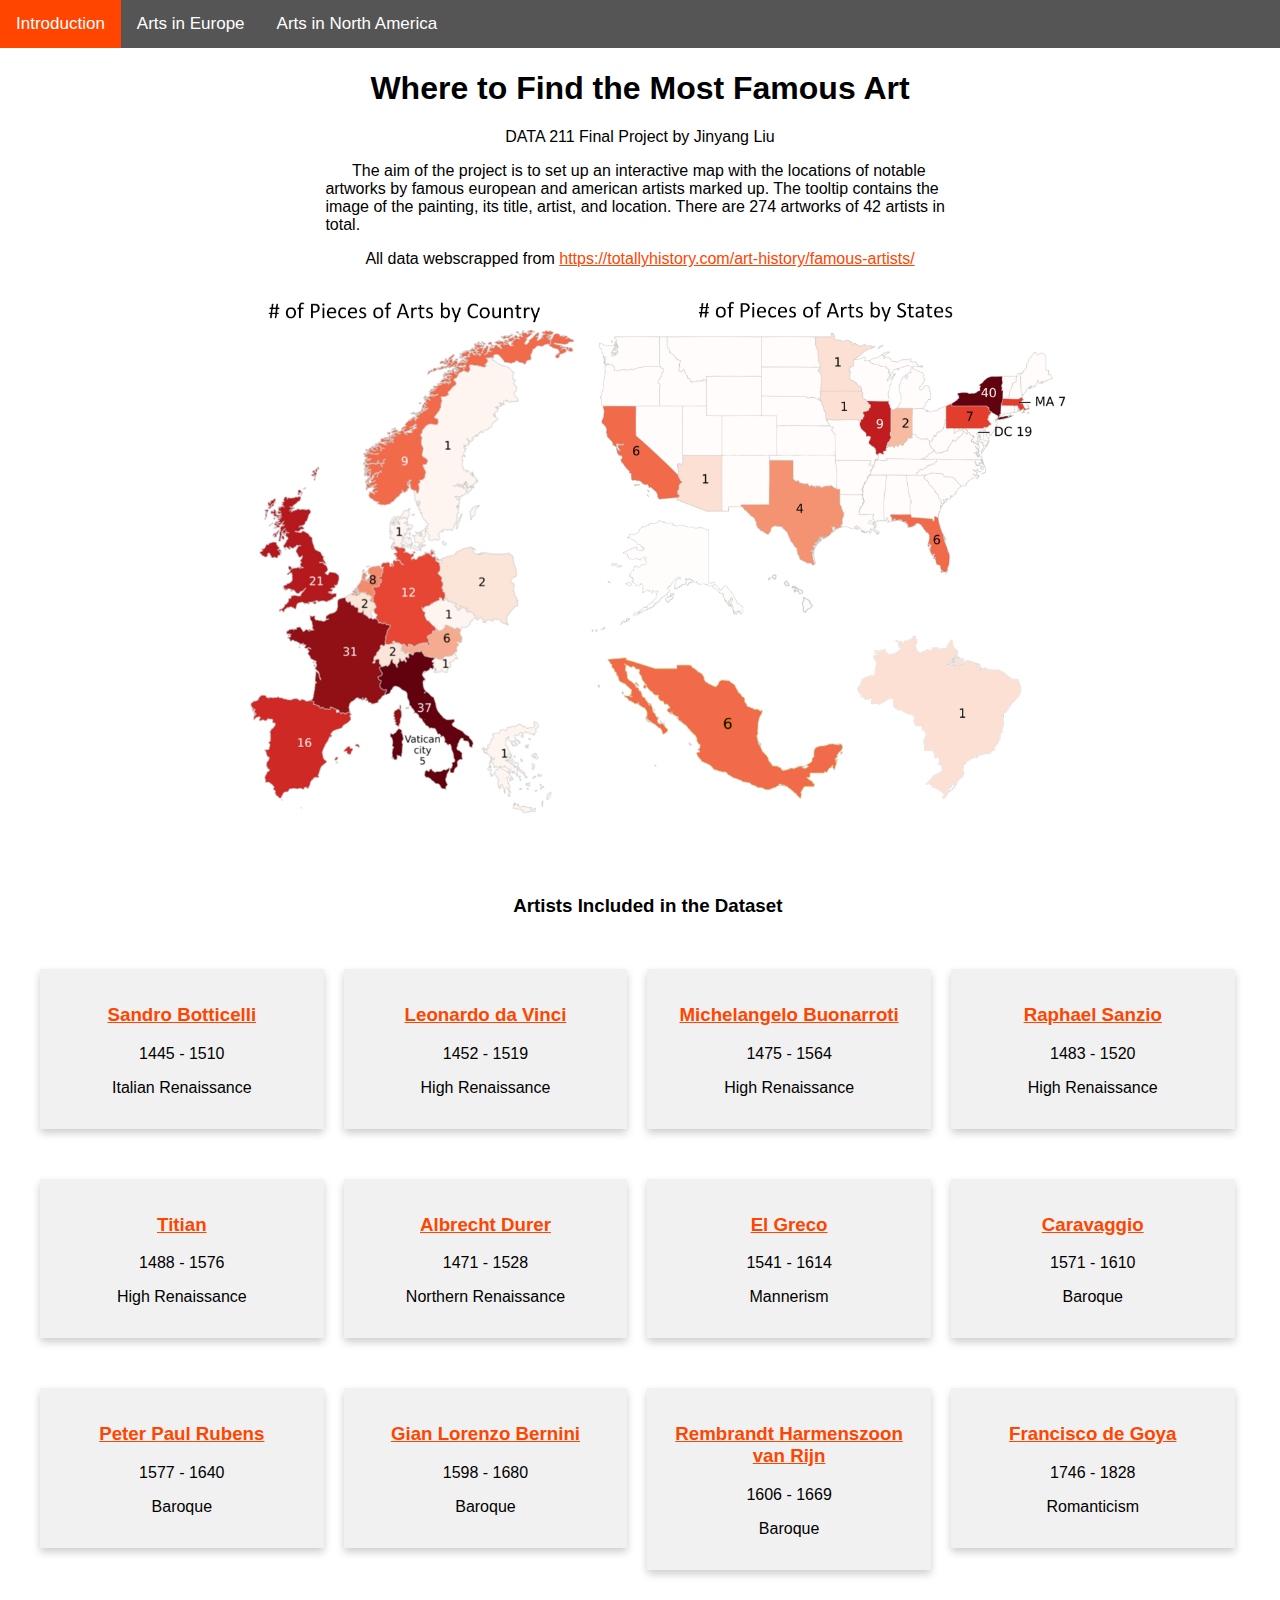
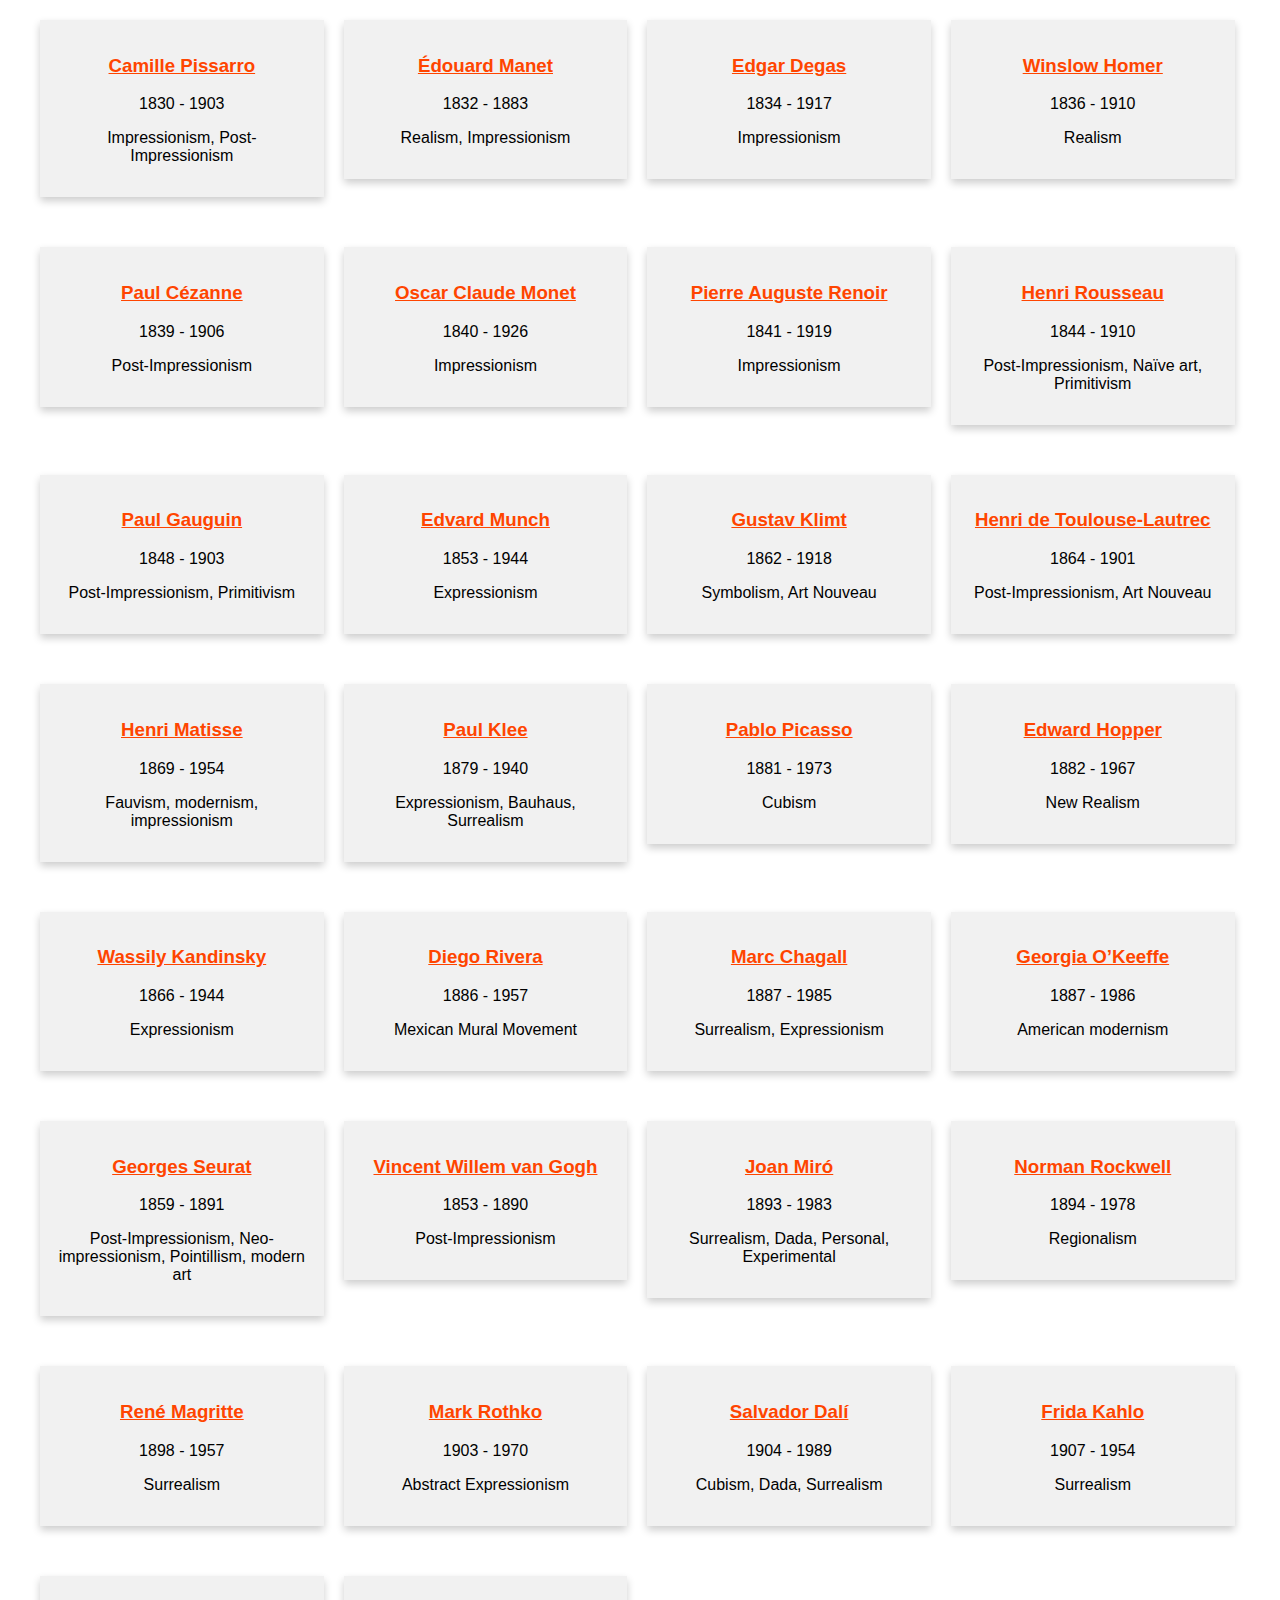
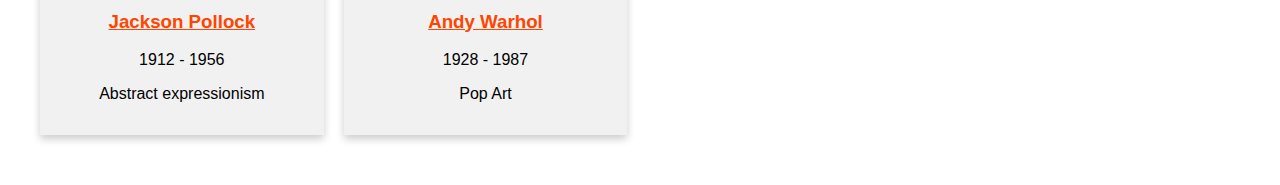
<file: index.html>
<!DOCTYPE html>
<html>
    <head>
      <link rel="stylesheet" href="style.css">
    </head>
    <body>
      <div class="topnav">
          <a style="color:white;" class="active" href="#Introduction">Introduction</a>
          <a style="color:white;" href="map_europe.html">Arts in Europe</a>
          <a style="color:white;" href="map_northamerica.html">Arts in North America</a>
      </div>

      <div class="main">
        <h1>Where to Find the Most Famous Art</h1>
        <p>
          DATA 211 Final Project by Jinyang Liu   
        </p>
        <p style="margin-left:24%;margin-right:24%;text-align:left;">&nbsp;&nbsp;&nbsp;&nbsp;&nbsp;&nbsp;The aim of the project is to set up an interactive map with the locations of notable artworks by famous european and american artists marked up. The tooltip contains the image of the painting, its title, artist, and location. There are 274 artworks of 42 artists in total.</p>
        <p>All data webscrapped from <a style="color:orangered;" href="https://totallyhistory.com/art-history/famous-artists/">https://totallyhistory.com/art-history/famous-artists/</a></p>
        <img src="map.jpg" alt="Number of artworks by country" style="width:900px;height:auto;display: block;margin-left: auto;margin-right: auto;">
      </div>
      <div class="main">
        <h3>&nbsp;&nbsp;&nbsp;Artists Included in the Dataset</h3>
        <p> &nbsp; </p>
        <div class="row"><div class="column"><div class="card"><h3><a href = http://totallyhistory.com/sandro-botticelli/ >Sandro Botticelli</a></h3><p>1445 - 1510</p><p>Italian Renaissance</p></div></div><div class="column"><div class="card"><h3><a href = https://totallyhistory.com/leonardo-da-vinci/ >Leonardo da Vinci</a></h3><p>1452 - 1519</p><p>High Renaissance</p></div></div><div class="column"><div class="card"><h3><a href = https://totallyhistory.com/michelangelo-buonarroti/ >Michelangelo Buonarroti</a></h3><p>1475 - 1564</p><p>High Renaissance</p></div></div><div class="column"><div class="card"><h3><a href = https://totallyhistory.com/raphael-sanzio/ >Raphael Sanzio</a></h3><p>1483 - 1520</p><p>High Renaissance</p></div></div></div><p>&nbsp;</p><div class="row"><div class="column"><div class="card"><h3><a href = http://totallyhistory.com/titian/ >Titian</a></h3><p>1488 - 1576</p><p>High Renaissance</p></div></div><div class="column"><div class="card"><h3><a href = http://totallyhistory.com/albrecht-durer/ >Albrecht Durer</a></h3><p>1471 - 1528</p><p>Northern Renaissance</p></div></div><div class="column"><div class="card"><h3><a href = http://totallyhistory.com/el-greco/ >El Greco</a></h3><p>1541 - 1614</p><p>Mannerism</p></div></div><div class="column"><div class="card"><h3><a href = http://totallyhistory.com/michelangelo-merisi-da-caravaggio/ >Caravaggio</a></h3><p>1571 - 1610</p><p>Baroque</p></div></div></div><p>&nbsp;</p><div class="row"><div class="column"><div class="card"><h3><a href = http://totallyhistory.com/peter-paul-rubens/ >Peter Paul Rubens</a></h3><p>1577 - 1640</p><p>Baroque</p></div></div><div class="column"><div class="card"><h3><a href = https://totallyhistory.com/gian-lorenzo-bernini/ >Gian Lorenzo Bernini</a></h3><p>1598 - 1680</p><p>Baroque</p></div></div><div class="column"><div class="card"><h3><a href = https://totallyhistory.com/rembrandt-harmenszoon-van-rijn/ >Rembrandt Harmenszoon van Rijn</a></h3><p>1606 - 1669</p><p>Baroque</p></div></div><div class="column"><div class="card"><h3><a href = http://totallyhistory.com/francisco-de-goya/ >Francisco de Goya</a></h3><p>1746 - 1828</p><p>Romanticism</p></div></div></div><p>&nbsp;</p><div class="row"><div class="column"><div class="card"><h3><a href = https://totallyhistory.com/camille-pissarro/ >Camille Pissarro</a></h3><p>1830 - 1903</p><p>Impressionism, Post-Impressionism</p></div></div><div class="column"><div class="card"><h3><a href = http://totallyhistory.com/edouard-manet/ >Édouard Manet</a></h3><p>1832 - 1883</p><p>Realism, Impressionism</p></div></div><div class="column"><div class="card"><h3><a href = http://totallyhistory.com/edgar-degas/ >Edgar Degas</a></h3><p>1834 - 1917</p><p>Impressionism</p></div></div><div class="column"><div class="card"><h3><a href = http://totallyhistory.com/winslow-homer/ >Winslow Homer</a></h3><p>1836 - 1910</p><p>Realism</p></div></div></div><p>&nbsp;</p><div class="row"><div class="column"><div class="card"><h3><a href = http://totallyhistory.com/paul-cezanne/ >Paul Cézanne</a></h3><p>1839 - 1906</p><p>Post-Impressionism</p></div></div><div class="column"><div class="card"><h3><a href = http://totallyhistory.com/claude-oscar-monet/ >Oscar Claude Monet</a></h3><p>1840 - 1926</p><p>Impressionism</p></div></div><div class="column"><div class="card"><h3><a href = http://totallyhistory.com/pierre-auguste-renoir/ >Pierre Auguste Renoir</a></h3><p>1841 - 1919</p><p>Impressionism</p></div></div><div class="column"><div class="card"><h3><a href = http://totallyhistory.com/henri-rousseau/ >Henri Rousseau</a></h3><p>1844 - 1910</p><p>Post-Impressionism, Naïve art, Primitivism</p></div></div></div><p>&nbsp;</p><div class="row"><div class="column"><div class="card"><h3><a href = http://totallyhistory.com/paul-gauguin/ >Paul Gauguin</a></h3><p>1848 - 1903</p><p>Post-Impressionism, Primitivism</p></div></div><div class="column"><div class="card"><h3><a href = https://totallyhistory.com/edvard-munch/ >Edvard Munch</a></h3><p>1853 - 1944</p><p>Expressionism</p></div></div><div class="column"><div class="card"><h3><a href = https://totallyhistory.com/gustav-klimt/ >Gustav Klimt</a></h3><p>1862 - 1918</p><p>Symbolism, Art Nouveau</p></div></div><div class="column"><div class="card"><h3><a href = http://totallyhistory.com/henri-de-toulouse-lautrec/ >Henri de Toulouse-Lautrec</a></h3><p>1864 - 1901</p><p>Post-Impressionism, Art Nouveau</p></div></div></div><p>&nbsp;</p><div class="row"><div class="column"><div class="card"><h3><a href = http://totallyhistory.com/henri-matisse/ >Henri Matisse</a></h3><p>1869 - 1954</p><p>Fauvism, modernism, impressionism</p></div></div><div class="column"><div class="card"><h3><a href = http://totallyhistory.com/paul-klee/ >Paul Klee</a></h3><p>1879 - 1940</p><p>Expressionism, Bauhaus, Surrealism</p></div></div><div class="column"><div class="card"><h3><a href = https://totallyhistory.com/pablo-picasso/ >Pablo Picasso</a></h3><p>1881 - 1973</p><p>Cubism</p></div></div><div class="column"><div class="card"><h3><a href = https://totallyhistory.com/edward-hopper/ >Edward Hopper</a></h3><p>1882 - 1967</p><p>New Realism</p></div></div></div><p>&nbsp;</p><div class="row"><div class="column"><div class="card"><h3><a href = http://totallyhistory.com/wassily-kandinsky/ >Wassily Kandinsky</a></h3><p>1866 - 1944</p><p>Expressionism</p></div></div><div class="column"><div class="card"><h3><a href = http://totallyhistory.com/diego-rivera/ >Diego Rivera</a></h3><p>1886 - 1957</p><p>Mexican Mural Movement</p></div></div><div class="column"><div class="card"><h3><a href = http://totallyhistory.com/marc-chagall/ >Marc Chagall</a></h3><p>1887 - 1985</p><p>Surrealism, Expressionism</p></div></div><div class="column"><div class="card"><h3><a href = http://totallyhistory.com/georgia-o-keefe/ >Georgia O’Keeffe</a></h3><p>1887 - 1986</p><p>American modernism</p></div></div></div><p>&nbsp;</p><div class="row"><div class="column"><div class="card"><h3><a href = https://totallyhistory.com/georges-seurat/ >Georges Seurat</a></h3><p>1859 - 1891</p><p>Post-Impressionism, Neo-impressionism, Pointillism, modern art</p></div></div><div class="column"><div class="card"><h3><a href = https://totallyhistory.com/vincent-willem-van-gogh/ >Vincent Willem van Gogh</a></h3><p>1853 - 1890</p><p>Post-Impressionism</p></div></div><div class="column"><div class="card"><h3><a href = http://totallyhistory.com/joan-miro/ >Joan Miró</a></h3><p>1893 - 1983</p><p>Surrealism, Dada, Personal, Experimental</p></div></div><div class="column"><div class="card"><h3><a href = https://totallyhistory.com/norman-rockwell/ >Norman Rockwell</a></h3><p>1894 - 1978</p><p>Regionalism</p></div></div></div><p>&nbsp;</p><div class="row"><div class="column"><div class="card"><h3><a href = https://totallyhistory.com/rene-magritte/ >René Magritte</a></h3><p>1898 - 1957</p><p>Surrealism</p></div></div><div class="column"><div class="card"><h3><a href = http://totallyhistory.com/mark-rothko/ >Mark Rothko</a></h3><p>1903 - 1970</p><p>Abstract Expressionism</p></div></div><div class="column"><div class="card"><h3><a href = https://totallyhistory.com/salvador-dali/ >Salvador Dalí</a></h3><p>1904 - 1989</p><p>Cubism, Dada, Surrealism</p></div></div><div class="column"><div class="card"><h3><a href = http://totallyhistory.com/frida-kahlo/ >Frida Kahlo</a></h3><p>1907 - 1954</p><p>Surrealism</p></div></div></div><p>&nbsp;</p><div class="row"><div class="column"><div class="card"><h3><a href = https://totallyhistory.com/jackson-pollock/ >Jackson Pollock</a></h3><p>1912 - 1956</p><p>Abstract expressionism</p></div></div><div class="column"><div class="card"><h3><a href = https://totallyhistory.com/andy-warhol/ >Andy Warhol</a></h3><p>1928 - 1987</p><p>Pop Art</p></div></div></div>
      </div>
    <p> &nbsp; </p>
    </body>
</html>
</file>
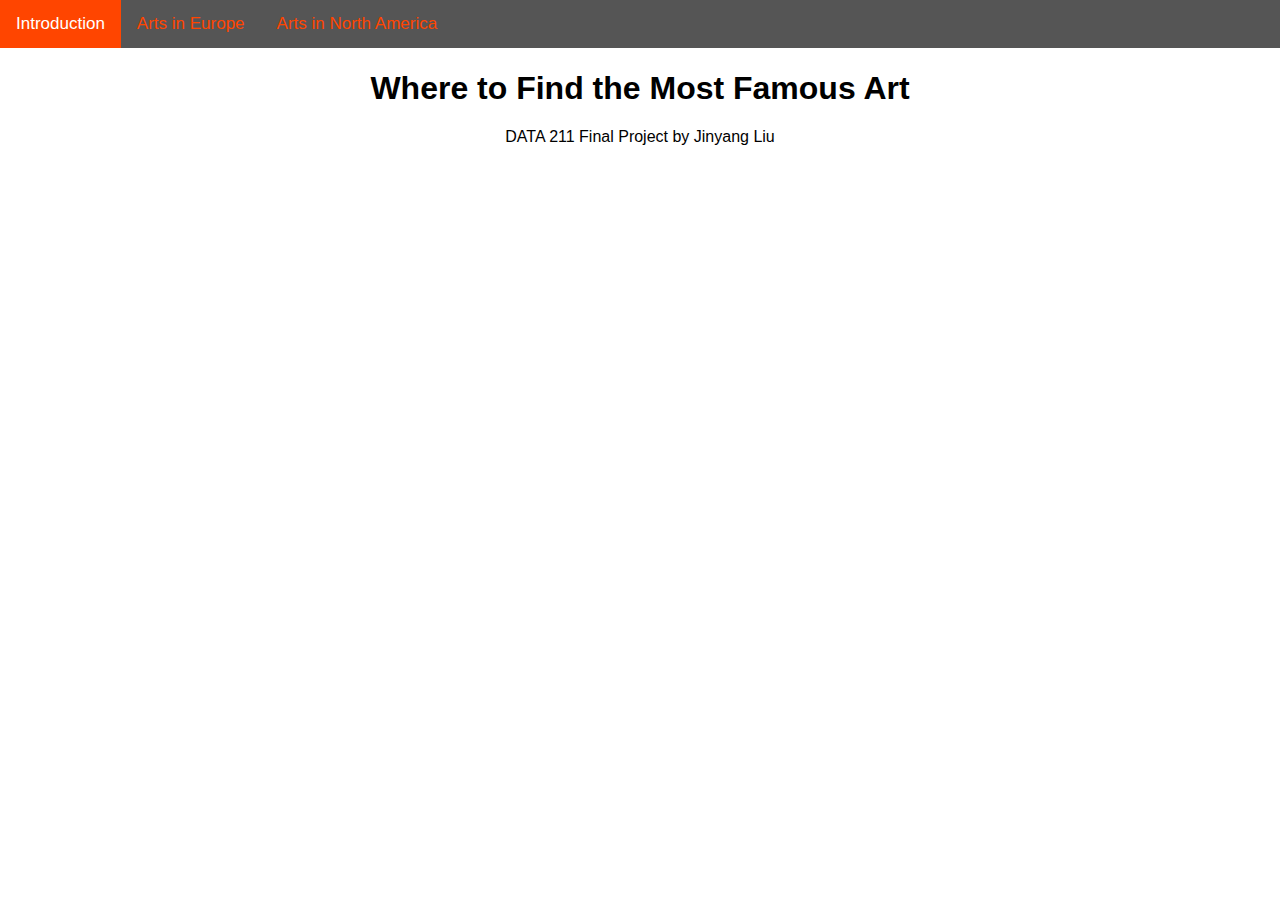
<file: main.html>
<!DOCTYPE html>
<html>
    <head>
      <link rel="stylesheet" href="style.css">
    </head>
    <body>
      <div class="topnav">
          <a class="active" href="#Introduction">Introduction</a>
          <a href="map_europe.html">Arts in Europe</a>
          <a href="map_northamerica.html">Arts in North America</a>
          <!--<a href="#All arts">All Arts</a>-->
      </div>

      <div class="main">
        <h1>Where to Find the Most Famous Art</h1>
        <p>
          DATA 211 Final Project by Jinyang Liu   
        </p>
      </div>

      
    </body>
</html>
</file>
<file: style.css>
/* Add a black background color to the top navigation */
.topnav {
  background-color: #555;
  overflow: hidden;
  position: fixed; /* Set the navbar to fixed position */
  top: 0; /* Position the navbar at the top of the page */
  width: 100%; /* Full width */
  margin-left: 0px;
}

/* Style the links inside the navigation bar */
.topnav a {
  float: left;
  display: block;
  color: #f2f2f2;
  text-align: center;
  padding: 14px 16px;
  text-decoration: none;
  font-size: 17px;
}

/* Change the color of links on hover */
.topnav a:hover {
  background-color: #000;
  color: #f2f2f2;
}

/* Add a color to the active/current link */
.topnav a.active {
  background-color: orangered;
  color: white;
}

body {
  margin: 0;
  margin-top: 70px; /* Add a top margin to avoid content overlay */
  font-family: Arial, Helvetica, sans-serif;
  height:100%;
}

.main {
  margin-top: 70px; /* Add a top margin to avoid content overlay */
  margin-left: 35px;
  margin-right: 35px;
  text-align: center;
}


a:link {
  color:orangered;
}

.map{
  position:absolute; 
  left: 0; 
  right: 0; 
  bottom: 0; 
  top: 48px; 
}

.column {
  float: left;
  width: 23.25%;
  padding: 0 10px;
}

/* Remove extra left and right margins, due to padding */
.row {margin: 0 -5px;}

/* Clear floats after the columns */
.row:after {
  content: "";
  display: table;
  clear: both;
}

/* Responsive columns */
@media screen and (max-width: 800px) {
  .column {
    width: 100%;
    display: block;
    margin-bottom: 20px;
  }
}

/* Style the counter cards */
.card {
  box-shadow: 0 4px 8px 0 rgba(0, 0, 0, 0.2);
  padding: 16px;
  text-align: center;
  background-color: #f1f1f1;
}
</file>
